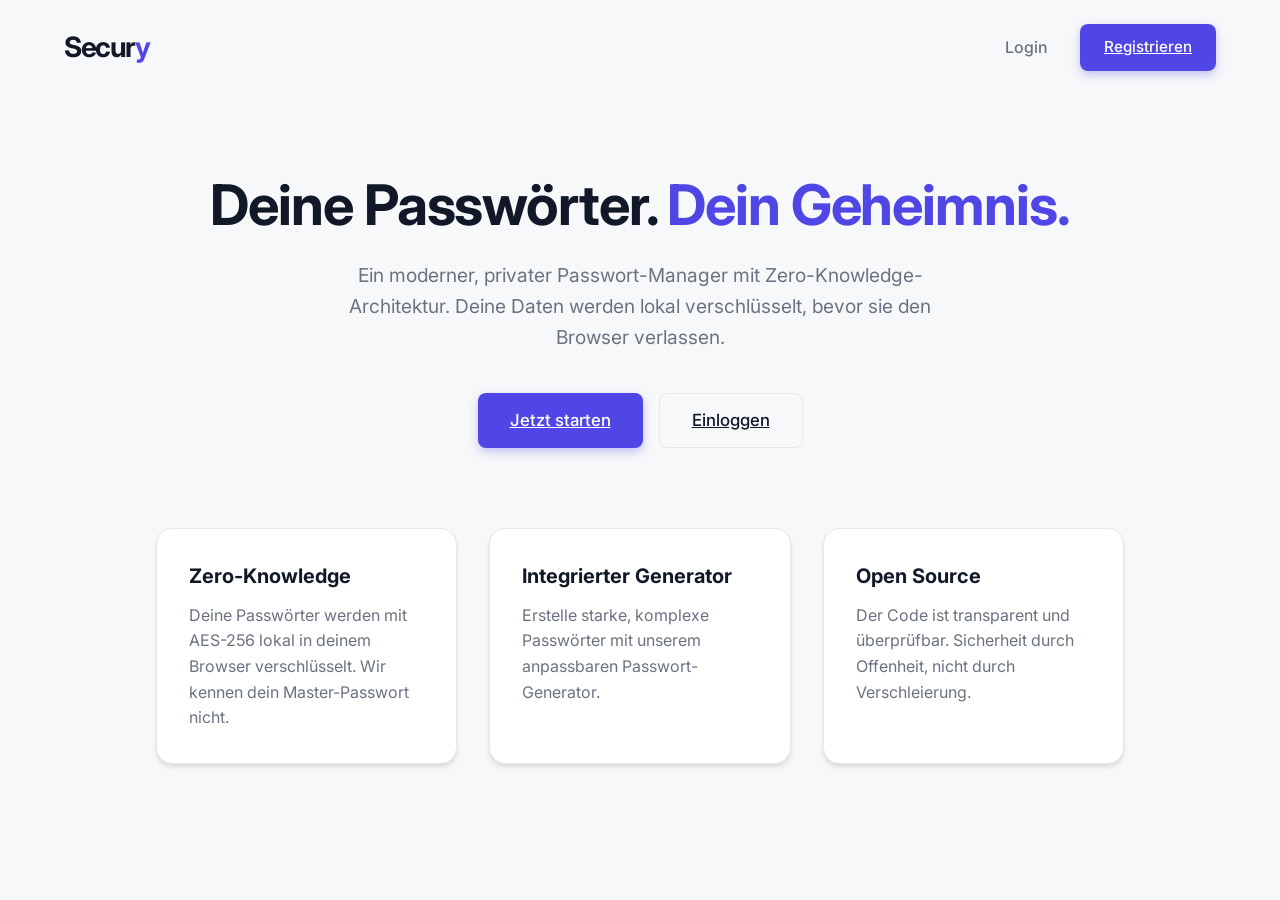
<file: index.html>
<!DOCTYPE html>
<html lang="de">
<head>
    <meta charset="UTF-8">
    <meta name="viewport" content="width=device-width, initial-scale=1.0">
    <title>Secury - Zero-Knowledge Password Manager</title>
    <link href="https://fonts.googleapis.com/css2?family=Inter:wght@400;600;700&display=swap" rel="stylesheet">
    <link rel="stylesheet" href="./css/style.css">
    <style>
        nav {
            display: flex;
            justify-content: space-between;
            align-items: center;
            padding: 1.5rem 5%;
            width: 100%;
        }
        .brand {
            font-size: 1.75rem;
            font-weight: 700;
            text-decoration: none;
            color: var(--text-main);
            letter-spacing: -0.05em;
        }
        .brand span {
            color: var(--primary);
        }
        .nav-links {
            display: flex;
            gap: 2rem;
            align-items: center;
        }
        .nav-links a:not(.btn) {
            text-decoration: none;
            color: var(--text-muted);
            font-weight: 500;
            transition: color 0.15s ease;
        }
        .nav-links a:not(.btn):hover {
            color: var(--primary);
        }
        .hero {
            text-align: center;
            padding: 5rem 1rem;
            max-width: 1000px;
            margin: 0 auto;
            animation: fadeIn 0.4s ease;
        }
        .hero h1 {
            font-size: 3.5rem;
            margin-bottom: 1.5rem;
            line-height: 1.1;
            letter-spacing: -0.02em;
        }
        .hero h1 span {
            color: var(--primary);
        }
        .hero p {
            font-size: 1.2rem;
            color: var(--text-muted);
            margin-bottom: 2.5rem;
            line-height: 1.6;
            max-width: 600px;
            margin-left: auto;
            margin-right: auto;
        }
        .features {
            display: grid;
            grid-template-columns: repeat(3, 1fr);
            gap: 2rem;
            margin-top: 5rem;
        }
        @media (max-width: 850px) {
            .features {
                grid-template-columns: 1fr;
            }
        }
        .feature-card {
            padding: 2rem;
            border-radius: var(--radius-xl);
            background: #FFFFFF;
            box-shadow: var(--shadow-md);
            text-align: left;
            border: 1px solid var(--border-color);
            transition: transform 0.2s ease, box-shadow 0.2s ease;
        }
        .feature-card:hover {
            transform: translateY(-5px);
            box-shadow: var(--shadow-lg);
        }
        .feature-card h3 {
            color: var(--text-main);
            margin-bottom: 0.75rem;
            font-size: 1.25rem;
        }
        .feature-card p {
            color: var(--text-muted);
            font-size: 1rem;
            margin-bottom: 0;
        }
        .hero-buttons {
            display: flex;
            gap: 1rem;
            justify-content: center;
        }
        .hero-buttons .btn {
            font-size: 1.05rem;
            padding: 0.875rem 2rem;
        }
    </style>
</head>
<body>
    <nav>
        <a href="index.html" class="brand">Secur<span>y</span></a>
        <div class="nav-links">
            <a href="login.html">Login</a>
            <a href="register.html" class="btn btn-primary">Registrieren</a>
        </div>
    </nav>

    <div class="container">
        <div class="hero">
            <h1>Deine Passwörter. <span>Dein Geheimnis.</span></h1>
            <p>Ein moderner, privater Passwort-Manager mit Zero-Knowledge-Architektur. Deine Daten werden lokal verschlüsselt, bevor sie den Browser verlassen.</p>
            <div class="hero-buttons">
                <a href="register.html" class="btn btn-primary">Jetzt starten</a>
                <a href="login.html" class="btn btn-outline">Einloggen</a>
            </div>
            
            <div class="features">
                <div class="feature-card">
                    <h3>Zero-Knowledge</h3>
                    <p>Deine Passwörter werden mit AES-256 lokal in deinem Browser verschlüsselt. Wir kennen dein Master-Passwort nicht.</p>
                </div>
                <div class="feature-card">
                    <h3>Integrierter Generator</h3>
                    <p>Erstelle starke, komplexe Passwörter mit unserem anpassbaren Passwort-Generator.</p>
                </div>
                <div class="feature-card">
                    <h3>Open Source</h3>
                    <p>Der Code ist transparent und überprüfbar. Sicherheit durch Offenheit, nicht durch Verschleierung.</p>
                </div>
            </div>
        </div>
    </div>
</body>
</html>
</file>
<file: css/style.css>
:root {
    --bg-app: #F7F8FA;
    --bg-sidebar: #FFFFFF;
    --bg-panel: #FFFFFF;
    
    --text-main: #111827;
    --text-muted: #6B7280;
    --text-light: #9CA3AF;
    
    --border-color: #E5E7EB;
    --border-light: #F3F4F6;
    
    --primary: #4F46E5; /* Indigo */
    --primary-hover: #4338CA;
    --primary-light: #EEF2FF;
    
    --success: #10B981;
    --warning: #F59E0B;
    --danger: #EF4444;
    
    --shadow-sm: 0 1px 2px 0 rgba(0, 0, 0, 0.05);
    --shadow-md: 0 4px 6px -1px rgba(0, 0, 0, 0.1), 0 2px 4px -1px rgba(0, 0, 0, 0.06);
    --shadow-lg: 0 10px 15px -3px rgba(0, 0, 0, 0.1), 0 4px 6px -2px rgba(0, 0, 0, 0.05);
    --shadow-xl: 0 20px 25px -5px rgba(0, 0, 0, 0.1), 0 10px 10px -5px rgba(0, 0, 0, 0.04);
    
    --radius-md: 8px;
    --radius-lg: 12px;
    --radius-xl: 16px;
    --radius-full: 9999px;
    
    --transition-fast: 0.15s cubic-bezier(0.4, 0, 0.2, 1);
    --transition-smooth: 0.3s cubic-bezier(0.4, 0, 0.2, 1);
    
    --font-sans: 'Inter', -apple-system, BlinkMacSystemFont, "Segoe UI", Roboto, sans-serif;
}

* {
    box-sizing: border-box;
    margin: 0;
    padding: 0;
    font-family: var(--font-sans);
}

body {
    background-color: var(--bg-app);
    color: var(--text-main);
    line-height: 1.5;
    -webkit-font-smoothing: antialiased;
    overflow-x: hidden;
    overflow-y: auto;
}

/* ================= LOGIN & REGISTER ================= */
.auth-layout { display: flex; height: 100vh; align-items: center; justify-content: center; background-color: var(--bg-app); }
.auth-card { background: var(--bg-panel); width: 100%; max-width: 420px; padding: 3rem 2.5rem; border-radius: var(--radius-xl); box-shadow: var(--shadow-xl); border: 1px solid var(--border-color); animation: slideUp 0.6s cubic-bezier(0.16, 1, 0.3, 1); }
.auth-card h2 { font-size: 1.5rem; font-weight: 600; margin-bottom: 2rem; text-align: center; color: var(--text-main); }

/* Formulare */
.form-group { margin-bottom: 1.5rem; position: relative; }
label { display: block; font-size: 0.875rem; font-weight: 500; color: var(--text-main); margin-bottom: 0.5rem; }
input, select, textarea { width: 100%; padding: 0.75rem 1rem; background-color: #F9FAFB; border: 1px solid var(--border-color); border-radius: var(--radius-md); color: var(--text-main); font-size: 0.95rem; transition: var(--transition-fast); }
input:focus, select:focus, textarea:focus { outline: none; border-color: var(--primary); box-shadow: 0 0 0 4px var(--primary-light); background-color: #FFFFFF; }

/* Buttons */
.btn { display: inline-flex; align-items: center; justify-content: center; gap: 0.5rem; padding: 0.75rem 1.5rem; border-radius: var(--radius-md); font-weight: 500; font-size: 0.95rem; cursor: pointer; transition: all 0.2s cubic-bezier(0.4, 0, 0.2, 1); border: none; outline: none; }
.btn:active { transform: scale(0.97); }
.btn-primary { background-color: var(--primary); color: white; box-shadow: 0 4px 10px rgba(79, 70, 229, 0.3); }
.btn-primary:hover { background-color: var(--primary-hover); transform: translateY(-1px); box-shadow: 0 6px 15px rgba(79, 70, 229, 0.4); }
.btn-outline { background-color: transparent; color: var(--text-main); border: 1px solid var(--border-color); }
.btn-outline:hover { background-color: #F3F4F6; }
.btn-danger { background-color: #FEF2F2; color: var(--danger); border: 1px solid #FECACA; }
.btn-danger:hover { background-color: #FEE2E2; }
.btn-block { width: 100%; }

/* ================= SPA LAYOUT ================= */
.app-container { display: flex; height: 100vh; width: 100vw; animation: fadeIn 0.4s ease; }

/* Sidebar */
.sidebar { width: 280px; background-color: var(--bg-sidebar); border-right: 1px solid var(--border-color); display: flex; flex-direction: column; padding: 1.5rem; flex-shrink: 0; z-index: 10; }
.user-profile { display: flex; align-items: center; padding-bottom: 1.5rem; margin-bottom: 1.5rem; border-bottom: 1px solid var(--border-color); }
.avatar { width: 44px; height: 44px; border-radius: var(--radius-full); background: linear-gradient(135deg, var(--primary), var(--primary-hover)); color: white; display: flex; align-items: center; justify-content: center; font-weight: 600; font-size: 1.2rem; margin-right: 1rem; box-shadow: var(--shadow-sm); }
.user-info { overflow: hidden; }
.user-name { font-weight: 600; font-size: 0.95rem; color: var(--text-main); white-space: nowrap; overflow: hidden; text-overflow: ellipsis; }

.nav-section { margin-bottom: 2.5rem; }
.nav-title { font-size: 0.75rem; text-transform: uppercase; font-weight: 700; color: var(--text-light); letter-spacing: 0.08em; margin-bottom: 1rem; padding: 0 0.75rem; }
.nav-item { display: flex; align-items: center; padding: 0.6rem 0.75rem; border-radius: var(--radius-md); color: var(--text-muted); text-decoration: none; font-weight: 500; font-size: 0.95rem; cursor: pointer; transition: var(--transition-fast); margin-bottom: 0.25rem; }
.nav-item:hover { background-color: var(--bg-app); color: var(--text-main); transform: translateX(3px); }
.nav-item.active { background-color: var(--primary-light); color: var(--primary); font-weight: 600; }

/* Main Content */
.main-content { flex: 1; display: flex; flex-direction: column; overflow: hidden; background-color: var(--bg-app); position: relative; }
.topbar { height: 75px; padding: 0 2rem; display: flex; align-items: center; justify-content: space-between; background-color: rgba(247, 248, 250, 0.8); backdrop-filter: blur(12px); border-bottom: 1px solid transparent; z-index: 5; }
.search-container { position: relative; width: 450px; transition: var(--transition-smooth); }
.search-container:focus-within { width: 550px; }
.search-container input { width: 100%; padding-left: 2.75rem; border-radius: var(--radius-full); background: white; border: 1px solid var(--border-color); box-shadow: var(--shadow-sm); }
.search-container input:focus { box-shadow: 0 0 0 3px var(--primary-light), var(--shadow-md); }
.search-container .icon { position:absolute; left:1rem; top:50%; transform:translateY(-50%); color:var(--text-light); font-size:1.1rem; }

.view-container { flex: 1; overflow-y: auto; padding: 2.5rem; scroll-behavior: smooth; }

/* View System (SPA) */
.view { display: none; animation: slideUp 0.4s cubic-bezier(0.16, 1, 0.3, 1); }
.view.active { display: block; }

@keyframes slideUp { from { opacity: 0; transform: translateY(15px); } to { opacity: 1; transform: translateY(0); } }
@keyframes fadeIn { from { opacity: 0; } to { opacity: 1; } }

/* Data Tables / Lists */
.data-table { width: 100%; background: var(--bg-panel); border-radius: var(--radius-lg); box-shadow: var(--shadow-md); border: 1px solid var(--border-color); overflow: hidden; }
.data-header { display: grid; grid-template-columns: 2fr 2fr 1.5fr 150px; padding: 1.25rem 1.5rem; border-bottom: 1px solid var(--border-color); background-color: #F9FAFB; font-size: 0.8rem; font-weight: 600; color: var(--text-muted); text-transform: uppercase; letter-spacing: 0.05em; }
.data-row { display: grid; grid-template-columns: 2fr 2fr 1.5fr 150px; padding: 1.25rem 1.5rem; border-bottom: 1px solid var(--border-light); align-items: center; transition: var(--transition-fast); cursor: pointer; }
.data-row:hover { background-color: #F9FAFB; transform: scale(1.002); box-shadow: var(--shadow-sm); z-index: 1; position: relative; }
.data-row:last-child { border-bottom: none; }
.cell-title { font-weight: 600; color: var(--text-main); font-size: 1rem; display: flex; align-items: center; gap: 0.75rem; }
.cell-icon { width: 32px; height: 32px; border-radius: 8px; background: var(--bg-app); display: flex; align-items: center; justify-content: center; font-size: 1rem; border: 1px solid var(--border-color); }

/* Password Masking display */
.pw-mask { font-family: monospace; letter-spacing: 2px; color: var(--text-muted); background: var(--bg-app); padding: 4px 8px; border-radius: 6px; user-select: none; }

/* DRAWER (Slide-Out Panel for Forms) */
.drawer-overlay { position: absolute; top:0; left:0; width:100%; height:100%; background: rgba(17, 24, 39, 0.4); backdrop-filter: blur(4px); z-index: 50; display: none; opacity: 0; transition: opacity var(--transition-smooth); }
.drawer-overlay.open { display: block; opacity: 1; }
.drawer { position: absolute; top: 0; right: -500px; width: 450px; height: 100%; background: var(--bg-panel); box-shadow: -10px 0 25px rgba(0,0,0,0.1); z-index: 51; transition: right var(--transition-smooth); display: flex; flex-direction: column; }
.drawer.open { right: 0; }
.drawer-header { padding: 2rem; border-bottom: 1px solid var(--border-color); display: flex; justify-content: space-between; align-items: center; }
.drawer-content { padding: 2rem; overflow-y: auto; flex: 1; }
.drawer-footer { padding: 1.5rem 2rem; border-top: 1px solid var(--border-color); background: #F9FAFB; display: flex; gap: 1rem; }
.btn-close { background: none; border: none; font-size: 1.5rem; cursor: pointer; color: var(--text-muted); transition: color 0.2s; }
.btn-close:hover { color: var(--text-main); }

/* Generator & Panels */
.panel { background: var(--bg-panel); border-radius: var(--radius-lg); box-shadow: var(--shadow-sm); border: 1px solid var(--border-color); padding: 2.5rem; max-width: 650px; animation: slideUp 0.4s ease; }

/* TOAST NOTIFICATIONS */
.toast-container { position: fixed; bottom: 2rem; right: 2rem; z-index: 9999; display: flex; flex-direction: column; gap: 0.5rem; }
.toast { background: var(--text-main); color: white; padding: 1rem 1.5rem; border-radius: var(--radius-md); box-shadow: var(--shadow-lg); font-weight: 500; font-size: 0.95rem; display: flex; align-items: center; gap: 0.75rem; transform: translateX(120%); opacity: 0; transition: all 0.4s cubic-bezier(0.16, 1, 0.3, 1); }
.toast.show { transform: translateX(0); opacity: 1; }
.toast.success { border-left: 4px solid var(--success); }
.toast.error { border-left: 4px solid var(--danger); background: var(--danger); }
</file>
